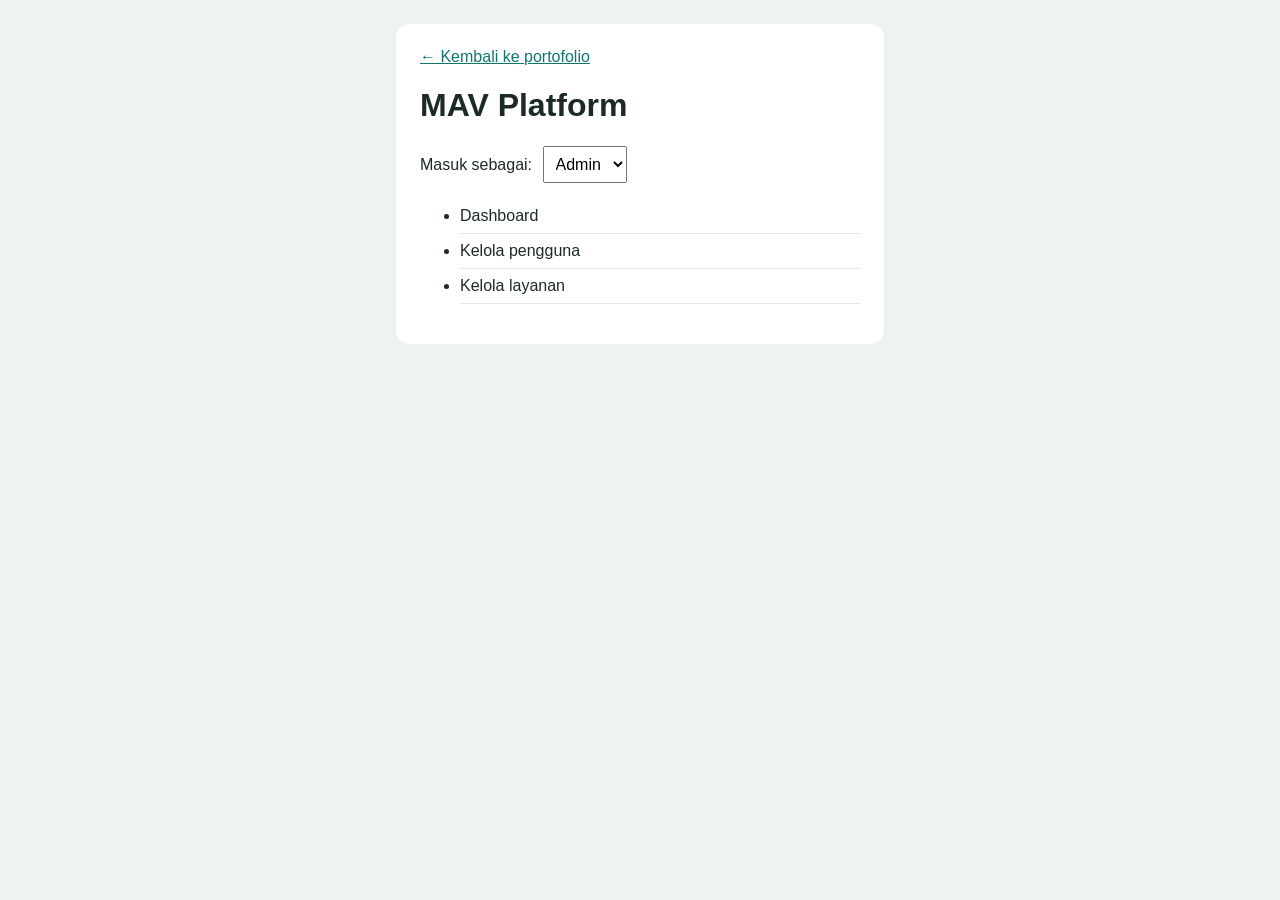
<file: mav-platform/index.html>
<!DOCTYPE html>
<html lang="id">
<head>
 <meta charset="UTF-8">
 <meta name="viewport" content="width=device-width, initial-scale=1">
 <title>MAV Platform</title>
 <link rel="stylesheet" href="style.css">
</head>
<body>
 <div class="kotak">
 <a href="../index.html">&larr; Kembali ke portofolio</a>
 <h1>MAV Platform</h1>
 <label>Masuk sebagai:
 <select id="peran">
 <option value="admin">Admin</option>
 <option value="staf">Staf</option>
 <option value="tamu">Tamu</option>
 </select>
 </label>
 <ul id="menu"></ul>
 </div>
 <script src="script.js"></script>
</body>
</html>
</file>
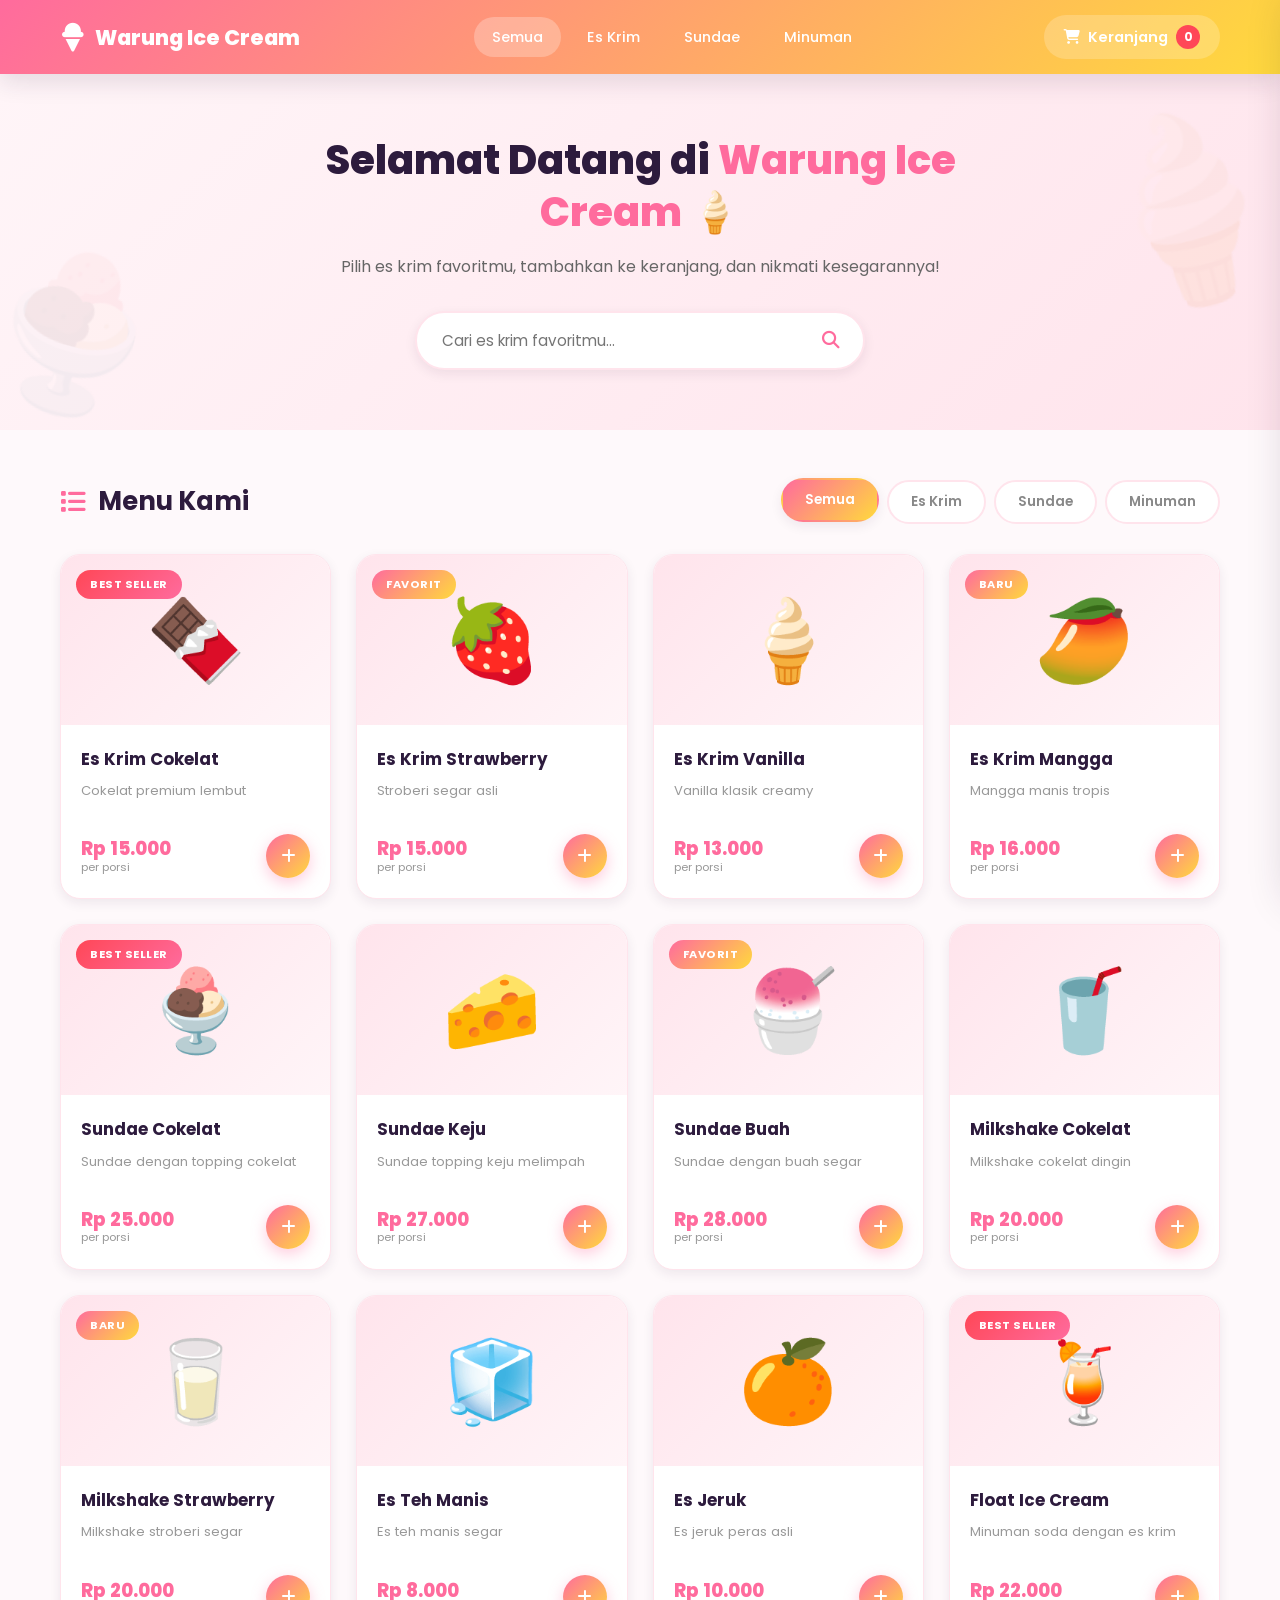
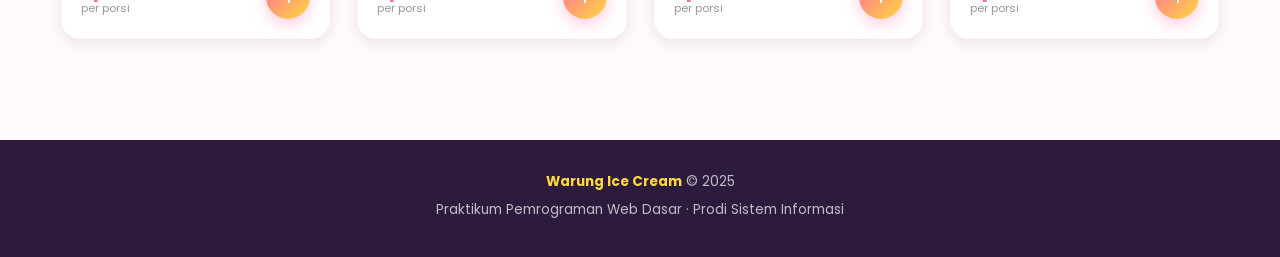
<file: Praktikum 10/index.html>
<!DOCTYPE html>
<html lang="id">
<head>
    <meta charset="UTF-8">
    <meta name="viewport" content="width=device-width, initial-scale=1.0">
    <title>Warung Ice Cream - Es Krim Segar Setiap Hari</title>

    <!-- jQuery CDN -->
    <script src="https://code.jquery.com/jquery-3.7.1.min.js"
        integrity="sha256-/JqT3SQfawRcv/BIHPThkBvs0OEvtFFmqPF/lYI/Cxo="
        crossorigin="anonymous"></script>

    <!-- Font Awesome untuk ikon -->
    <link rel="stylesheet"
        href="https://cdnjs.cloudflare.com/ajax/libs/font-awesome/6.4.0/css/all.min.css">

    <!-- Google Fonts -->
    <link
        href="https://fonts.googleapis.com/css2?family=Poppins:wght@300;400;500;600;700;800&display=swap"
        rel="stylesheet">

    <style>
        /* ============================================================
           RESET & VARIABEL GLOBAL
           ============================================================ */
        *{
           margin: 0;
           padding: 0;
           box-sizing: border-box;
        }

        :root {
           --primary: #ff6b9d;
           --primary-dark: #e84a7f;
           --secondary: #ffd93d;
           --accent: #6bcbff;
           --dark: #2d1b3d;
           --light: #fff5f8;
           --gradient: linear-gradient(135deg, #ff6b9d 0%, #ffd93d 100%);
           --shadow-sm: 0 4px 12px rgba(45, 27, 61, 0.08);
           --shadow-md: 0 8px 25px rgba(45, 27, 61, 0.12);
           --shadow-lg: 0 15px 40px rgba(255, 107, 157, 0.25);
           --radius: 20px;
        }

        body {
           font-family: 'Poppins', sans-serif;
           background: #fef9fb;
           color: var(--dark);
           line-height: 1.7;
           overflow-x: hidden;
        }

        /* ============================================================
           NAVBAR
           ============================================================ */
        .navbar {
           background: var(--gradient);
           padding: 15px 0;
           position: sticky;
           top: 0;
           z-index: 100;
           box-shadow: var(--shadow-md);
        }

        .nav-container {
          max-width: 1200px;
          margin: 0 auto;
          padding: 0 20px;
          display: flex;
          justify-content: space-between;
          align-items: center;
          gap: 20px;
        }

        .logo {
           display: flex;
           align-items: center;
           gap: 10px;
           color: white;
           font-size: 1.3rem;
           font-weight: 800;
           flex-shrink: 0;
        }

        .logo i {
           font-size: 1.8rem;
           animation: swing 2s ease-in-out infinite;
        }

        @keyframes swing {
          0%, 100% { transform: rotate(-10deg); }
          50% { transform: rotate(10deg); }
        }

        .nav-menu {
          display: flex;
          gap: 8px;
          flex-wrap: wrap;
        }

        .nav-link {
          color: white;
          text-decoration: none;
          padding: 8px 18px;
          border-radius: 50px;
          font-size: 0.9rem;
          font-weight: 500;
          cursor: pointer;
          transition: 0.3s;
        }

        .nav-link:hover,
        .nav-link.active {
          background: rgba(255, 255, 255, 0.25);
        }

        .cart-btn {
           background: rgba(255, 255, 255, 0.2);
           padding: 10px 20px;
           border-radius: 50px;
           color: white;
           font-weight: 600;
           font-size: 0.9rem;
           cursor: pointer;
           display: flex;
           align-items: center;
           gap: 8px;
           transition: 0.3s;
           flex-shrink: 0;
        }

        .cart-btn:hover {
           background: rgba(255, 255, 255, 0.35);
           transform: translateY(-2px);
        }

        .cart-badge {
           background: #ff4757;
           color: white;
           width: 24px;
           height: 24px;
           border-radius: 50%;
           display: flex;
           align-items: center;
           justify-content: center;
           font-size: 0.75rem;
           font-weight: 700;
           transition: 0.2s;
        }

        .hamburger {
          display: none;
          color: white;
          font-size: 1.5rem;
          cursor: pointer;
          background: none;
          border: none;
        }

        /* ============================================================
           HERO SECTION
           ============================================================ */
        .hero {
           background: linear-gradient(135deg, #fff5f8, #ffe4ec);
           padding: 60px 20px;
           text-align: center;
           position: relative;
           overflow: hidden;
        }

        .hero::before {
          content: '🍦';
          position: absolute;
          font-size: 180px;
          opacity: 0.08;
          top: -20px;
          right: -20px;
          transform: rotate(-15deg);
        }

        .hero::after {
          content: '🍨';
          position: absolute;
          font-size: 150px;
          opacity: 0.08;
          bottom: -30px;
          left: -20px;
          transform: rotate(15deg);
        }

        .hero-content {
          max-width: 700px;
          margin: 0 auto;
          position: relative;
          z-index: 1;
        }

        .hero h1 {
          font-size: 2.5rem;
          color: var(--dark);
          margin-bottom: 15px;
          font-weight: 800;
          line-height: 1.3;
        }

        .hero h1 span {
          color: var(--primary);
        }

        .hero p {
          color: #666;
          font-size: 1rem;
          margin-bottom: 30px;
        }

        .search-box {
           max-width: 450px;
           margin: 0 auto;
           position: relative;
        }

        .search-box input {
           width: 100%;
           padding: 16px 55px 16px 25px;
           border: 2px solid #ffe4ec;
           border-radius: 50px;
           font-family: inherit;
           font-size: 0.95rem;
           outline: none;
           transition: 0.3s;
           background: white;
           box-shadow: var(--shadow-sm);
        }

        .search-box input:focus {
           border-color: var(--primary);
           box-shadow: 0 0 0 5px rgba(255, 107, 157, 0.15);
        }

        .search-box i {
           position: absolute;
           right: 25px;
           top: 50%;
           transform: translateY(-50%);
           color: var(--primary);
           font-size: 1.1rem;
        }

        /* ============================================================
           PRODUK SECTION
           ============================================================ */
        .produk-section {
           max-width: 1200px;
           margin: 0 auto;
           padding: 50px 20px;
        }

        .section-header {
           display: flex;
           justify-content: space-between;
           align-items: center;
           margin-bottom: 30px;
           flex-wrap: wrap;
           gap: 20px;
        }

        .section-header h2 {
           font-size: 1.6rem;
           color: var(--dark);
           display: flex;
           align-items: center;
           gap: 12px;
        }

        .section-header h2 i {
           color: var(--primary);
        }

        .filter-btns {
           display: flex;
           gap: 8px;
           flex-wrap: wrap;
        }

        .filter-btn {
           padding: 10px 22px;
           border: 2px solid #ffe4ec;
           background: white;
           border-radius: 50px;
           font-size: 0.85rem;
           font-weight: 600;
           color: #888;
           cursor: pointer;
           transition: 0.3s;
           font-family: inherit;
        }

        .filter-btn:hover,
        .filter-btn.active {
           background: var(--gradient);
           color: white;
           border-color: transparent;
           transform: translateY(-2px);
           box-shadow: var(--shadow-sm);
        }

        .produk-grid {
           display: grid;
           grid-template-columns: repeat(auto-fill, minmax(240px, 1fr));
           gap: 25px;
        }

        /* ============================================================
           KARTU PRODUK
           ============================================================ */
        .produk-card {
           background: white;
           border-radius: var(--radius);
           overflow: hidden;
           box-shadow: var(--shadow-sm);
           transition: all 0.4s cubic-bezier(0.4, 0, 0.2, 1);
           border: 1px solid #ffe4ec;
           position: relative;
           animation: fadeInUp 0.5s ease;
        }

        @keyframes fadeInUp {
           from { opacity: 0; transform: translateY(20px); }
           to { opacity: 1; transform: translateY(0); }
        }

        .produk-card:hover {
           transform: translateY(-8px);
           box-shadow: var(--shadow-lg);
           border-color: var(--primary);
        }

        .produk-img {
           height: 170px;
           background: linear-gradient(135deg, #ffe4ec, #fff5f8);
           display: flex;
           align-items: center;
           justify-content: center;
           font-size: 5rem;
           position: relative;
           overflow: hidden;
        }

        .produk-badge {
           position: absolute;
           top: 15px;
           left: 15px;
           background: var(--gradient);
           color: white;
           padding: 5px 14px;
           border-radius: 50px;
           font-size: 0.7rem;
           font-weight: 700;
           z-index: 2;
           text-transform: uppercase;
           letter-spacing: 0.5px;
        }

        .produk-badge.hot {
           background: linear-gradient(135deg, #ff4757, #ff6b9d);
        }

        .produk-info {
           padding: 20px;
        }

        .produk-info h3 {
           font-size: 1.05rem;
           color: var(--dark);
           margin-bottom: 8px;
           font-weight: 700;
        }

        .produk-info .desc {
           font-size: 0.82rem;
           color: #999;
           margin-bottom: 15px;
           line-height: 1.5;
           min-height: 38px;
        }

        .produk-footer {
           display: flex;
           justify-content: space-between;
           align-items: center;
        }

        .produk-price {
           font-size: 1.15rem;
           font-weight: 800;
           color: var(--primary);
           line-height: 1.2;
        }

        .produk-price small {
           font-size: 0.7rem;
           color: #999;
           font-weight: 400;
           display: block;
        }

        .btn-add-cart {
           background: var(--gradient);
           color: white;
           border: none;
           width: 44px;
           height: 44px;
           border-radius: 50%;
           cursor: pointer;
           font-size: 1rem;
           transition: 0.3s;
           display: flex;
           align-items: center;
           justify-content: center;
           box-shadow: 0 5px 15px rgba(255, 107, 157, 0.35);
        }

        .btn-add-cart:hover {
           transform: rotate(90deg) scale(1.1);
           box-shadow: 0 8px 20px rgba(255, 107, 157, 0.5);
        }

        .btn-add-cart:active {
           transform: scale(0.9);
        }

        /* ============================================================
           CART SIDEBAR
           ============================================================ */
        .cart-overlay {
           position: fixed;
           top: 0;
           left: 0;
           width: 100%;
           height: 100%;
           background: rgba(45, 27, 61, 0.5);
           backdrop-filter: blur(4px);
           z-index: 998;
           display: none;
        }

        .cart-sidebar {
           position: fixed;
           top: 0;
           right: -420px;
           width: 400px;
           max-width: 90vw;
           height: 100%;
           background: white;
           z-index: 999;
           box-shadow: -10px 0 40px rgba(45, 27, 61, 0.2);
           transition: right 0.4s cubic-bezier(0.4, 0, 0.2, 1);
           display: flex;
           flex-direction: column;
        }

        .cart-sidebar.open {
           right: 0;
        }

        .cart-header {
           background: var(--gradient);
           color: white;
           padding: 22px 25px;
           display: flex;
           justify-content: space-between;
           align-items: center;
        }

        .cart-header h3 {
           color: white;
           margin: 0;
           font-size: 1.1rem;
           display: flex;
           align-items: center;
           gap: 10px;
        }

        .cart-close {
           background: rgba(255, 255, 255, 0.25);
           border: none;
           color: white;
           width: 35px;
           height: 35px;
           border-radius: 50%;
           cursor: pointer;
           font-size: 1rem;
           transition: 0.3s;
        }

        .cart-close:hover {
           background: rgba(255, 255, 255, 0.4);
           transform: rotate(90deg);
        }

        .cart-items {
           flex: 1;
           overflow-y: auto;
           padding: 20px;
        }

        .cart-empty {
           text-align: center;
           padding: 50px 20px;
           color: #bbb;
        }

        .cart-empty i {
           font-size: 3.5rem;
           margin-bottom: 15px;
           color: #ffe4ec;
           display: block;
        }

        .cart-empty p {
           font-weight: 600;
           color: #999;
           margin-bottom: 5px;
        }

        .cart-empty small {
           font-size: 0.85rem;
        }

        .cart-item {
           display: flex;
           gap: 12px;
           padding: 14px;
           background: var(--light);
           border-radius: 14px;
           margin-bottom: 12px;
           align-items: center;
           animation: slideIn 0.3s ease;
        }

        @keyframes slideIn {
           from { opacity: 0; transform: translateX(20px); }
           to { opacity: 1; transform: translateX(0); }
        }

        .cart-item-icon {
           font-size: 2rem;
           width: 55px;
           height: 55px;
           background: white;
           border-radius: 12px;
           display: flex;
           align-items: center;
           justify-content: center;
           flex-shrink: 0;
           box-shadow: var(--shadow-sm);
        }

        .cart-item-info {
           flex: 1;
           min-width: 0;
        }

        .cart-item-info h5 {
           font-size: 0.88rem;
           color: var(--dark);
           margin-bottom: 4px;
           font-weight: 600;
           white-space: nowrap;
           overflow: hidden;
           text-overflow: ellipsis;
        }

        .cart-item-info .price {
           font-size: 0.85rem;
           color: var(--primary);
           font-weight: 700;
        }

        .qty-control {
           display: flex;
           align-items: center;
           gap: 6px;
           margin-top: 6px;
        }

        .qty-btn {
           width: 24px;
           height: 24px;
           border: none;
           background: white;
           border-radius: 6px;
           cursor: pointer;
           font-weight: 700;
           color: var(--primary);
           font-size: 0.8rem;
           display: flex;
           align-items: center;
           justify-content: center;
           transition: 0.2s;
           box-shadow: 0 2px 4px rgba(0,0,0,0.05);
        }

        .qty-btn:hover {
           background: var(--primary);
           color: white;
        }

        .qty-value {
           font-size: 0.85rem;
           font-weight: 700;
           min-width: 22px;
           text-align: center;
        }

        .cart-item-remove {
           background: none;
           border: none;
           color: #ff4757;
           cursor: pointer;
           font-size: 0.95rem;
           padding: 6px;
           transition: 0.2s;
           border-radius: 6px;
        }

        .cart-item-remove:hover {
           background: #ffe5e5;
           transform: scale(1.1);
        }

        .cart-footer {
           padding: 20px 25px;
           background: var(--light);
           border-top: 2px dashed #ffe4ec;
        }

        .cart-total {
           display: flex;
           justify-content: space-between;
           align-items: center;
           margin-bottom: 15px;
        }

        .cart-total span:first-child {
           color: #888;
           font-size: 0.9rem;
        }

        .cart-total .total-price {
           font-size: 1.4rem;
           font-weight: 800;
           color: var(--primary);
        }

        .btn-checkout {
           width: 100%;
           padding: 15px;
           background: var(--gradient);
           color: white;
           border: none;
           border-radius: 50px;
           font-family: inherit;
           font-weight: 700;
           font-size: 0.95rem;
           cursor: pointer;
           display: flex;
           align-items: center;
           justify-content: center;
           gap: 10px;
           transition: 0.3s;
           box-shadow: 0 8px 20px rgba(255, 107, 157, 0.3);
        }

        .btn-checkout:hover {
           transform: translateY(-2px);
           box-shadow: 0 12px 25px rgba(255, 107, 157, 0.45);
        }

        .btn-checkout:disabled {
           opacity: 0.7;
           cursor: not-allowed;
        }

        /* ============================================================
           TOAST NOTIFICATION
           ============================================================ */
        .toast {
           position: fixed;
           bottom: 30px;
           left: 50%;
           transform: translateX(-50%) translateY(100px);
           background: var(--dark);
           color: white;
           padding: 14px 28px;
           border-radius: 50px;
           font-size: 0.9rem;
           font-weight: 500;
           z-index: 1000;
           opacity: 0;
           transition: all 0.4s cubic-bezier(0.4, 0, 0.2, 1);
           display: flex;
           align-items: center;
           gap: 10px;
           box-shadow: 0 15px 30px rgba(0, 0, 0, 0.25);
           pointer-events: none;
           max-width: 90vw;
        }

        .toast.show {
           transform: translateX(-50%) translateY(0);
           opacity: 1;
        }

        .toast i {
           color: var(--secondary);
        }

        /* ============================================================
           FOOTER
           ============================================================ */
        .footer {
           background: var(--dark);
           color: white;
           text-align: center;
           padding: 30px 20px;
           margin-top: 50px;
        }

        .footer p {
           font-size: 0.85rem;
           color: rgba(255,255,255,0.7);
           margin-bottom: 5px;
        }

        .footer strong {
           color: var(--secondary);
        }

        /* ============================================================
           RESPONSIVE DESIGN
           ============================================================ */
        /* Tablet */
        @media (max-width: 992px) {
           .nav-container {
              flex-wrap: wrap;
           }

           .nav-menu {
              order: 3;
              width: 100%;
              justify-content: center;
              margin-top: 10px;
           }
        }

        /* Mobile */
        @media (max-width: 768px) {
           .hamburger {
              display: block;
           }

           .nav-menu {
              display: none;
              position: absolute;
              top: 100%;
              left: 0;
              right: 0;
              background: var(--primary-dark);
              flex-direction: column;
              padding: 15px;
              gap: 5px;
              box-shadow: var(--shadow-md);
           }

           .nav-menu.show {
              display: flex;
           }

           .nav-link {
              width: 100%;
              text-align: center;
              padding: 12px;
           }

           .cart-text {
              display: none;
           }

           .hero {
              padding: 40px 20px;
           }

           .hero h1 {
              font-size: 1.7rem;
           }

           .hero p {
              font-size: 0.9rem;
           }

           .section-header {
              flex-direction: column;
              align-items: flex-start;
           }

           .section-header h2 {
              font-size: 1.3rem;
           }

           .filter-btns {
              width: 100%;
              justify-content: center;
           }

           .produk-grid {
              grid-template-columns: repeat(auto-fill, minmax(160px, 1fr));
              gap: 15px;
           }

           .produk-img {
              height: 130px;
              font-size: 3.5rem;
           }

           .produk-info {
              padding: 15px;
           }

           .produk-info h3 {
              font-size: 0.95rem;
           }

           .produk-price {
              font-size: 1rem;
           }

           .btn-add-cart {
              width: 38px;
              height: 38px;
              font-size: 0.9rem;
           }

           .cart-sidebar {
              width: 100%;
              max-width: 100%;
           }

           .toast {
              font-size: 0.82rem;
              padding: 12px 20px;
           }
        }

        /* Mobile Kecil */
        @media (max-width: 480px) {
           .produk-grid {
              grid-template-columns: repeat(2, 1fr);
              gap: 12px;
           }

           .produk-img {
              height: 110px;
              font-size: 3rem;
           }

           .produk-info {
              padding: 12px;
           }

           .produk-info h3 {
              font-size: 0.85rem;
           }

           .produk-info .desc {
              font-size: 0.75rem;
              min-height: 32px;
           }

           .produk-price {
              font-size: 0.9rem;
           }

           .filter-btn {
              padding: 8px 16px;
              font-size: 0.78rem;
           }
        }

        /* ============================================================
           TAMBAHAN LATIHAN 3: MODAL FORM DATA PEMBELI
           ============================================================ */
        .buyer-overlay {
           position: fixed;
           top: 0;
           left: 0;
           width: 100%;
           height: 100%;
           background: rgba(45, 27, 61, 0.5);
           backdrop-filter: blur(4px);
           z-index: 1001;
           display: none;
           align-items: center;
           justify-content: center;
           padding: 20px;
        }

        .buyer-modal {
           width: 100%;
           max-width: 450px;
           background: white;
           border-radius: var(--radius);
           box-shadow: var(--shadow-lg);
           overflow: hidden;
        }

        .buyer-header {
           background: var(--gradient);
           color: white;
           padding: 20px 25px;
           display: flex;
           justify-content: space-between;
           align-items: center;
        }

        .buyer-header h3 {
           margin: 0;
           font-size: 1.1rem;
        }

        .buyer-close {
           background: rgba(255,255,255,0.25);
           border: none;
           color: white;
           width: 35px;
           height: 35px;
           border-radius: 50%;
           cursor: pointer;
        }

        .buyer-form {
           padding: 25px;
        }

        .buyer-form label {
           display: block;
           font-size: 0.85rem;
           font-weight: 600;
           margin-bottom: 6px;
           color: var(--dark);
        }

        .buyer-form input,
        .buyer-form textarea {
           width: 100%;
           padding: 12px 14px;
           border: 2px solid #ffe4ec;
           border-radius: 12px;
           font-family: inherit;
           font-size: 0.9rem;
           outline: none;
           margin-bottom: 15px;
        }

        .buyer-form textarea {
           resize: vertical;
           min-height: 90px;
        }

        .buyer-form input:focus,
        .buyer-form textarea:focus {
           border-color: var(--primary);
        }

        .buyer-error {
           color: #ff4757;
           font-size: 0.75rem;
           margin-top: -10px;
           margin-bottom: 10px;
           display: none;
        }

        .buyer-submit {
           width: 100%;
           padding: 14px;
           background: var(--gradient);
           color: white;
           border: none;
           border-radius: 50px;
           font-family: inherit;
           font-weight: 700;
           cursor: pointer;
        }
    </style>
</head>
<body>
    <!-- ========== NAVBAR ========== -->
    <nav class="navbar">
        <div class="nav-container">
            <div class="logo">
                <i class="fas fa-ice-cream"></i>
                <span>Warung Ice Cream</span>
            </div>
            <div class="nav-menu" id="navMenu">
                <a class="nav-link active" data-filter="all">Semua</a>
                <a class="nav-link" data-filter="es-krim">Es Krim</a>
                <a class="nav-link" data-filter="sundae">Sundae</a>
                <a class="nav-link" data-filter="minuman">Minuman</a>
            </div>
            <div class="cart-btn" id="cartBtn">
                <i class="fas fa-shopping-cart"></i>
                <span class="cart-text">Keranjang</span>
                <span class="cart-badge" id="cartBadge">0</span>
            </div>
            <div class="hamburger" id="hamburger">
                <i class="fas fa-bars"></i>
            </div>
        </div>
    </nav>

    <!-- ========== HERO SECTION ========== -->
    <section class="hero">
        <div class="hero-content">
            <h1>Selamat Datang di <span>Warung Ice Cream</span> 🍦</h1>
            <p>Pilih es krim favoritmu, tambahkan ke keranjang, dan nikmati kesegarannya!</p>
            <div class="search-box">
                <input type="text" id="searchProduk" placeholder="Cari es krim favoritmu...">
                <i class="fas fa-search"></i>
            </div>
        </div>
    </section>

    <!-- ========== PRODUK SECTION ========== -->
    <section class="produk-section">
        <div class="section-header">
            <h2><i class="fas fa-list"></i> Menu Kami</h2>
            <div class="filter-btns">
                <button class="filter-btn active" data-cat="all">Semua</button>
                <button class="filter-btn" data-cat="es-krim">Es Krim</button>
                <button class="filter-btn" data-cat="sundae">Sundae</button>
                <button class="filter-btn" data-cat="minuman">Minuman</button>
            </div>
        </div>
        <div class="produk-grid" id="produkGrid"></div>
    </section>

    <!-- ========== CART SIDEBAR ========== -->
    <div class="cart-overlay" id="cartOverlay"></div>
    <aside class="cart-sidebar" id="cartSidebar">
        <div class="cart-header">
            <h3><i class="fas fa-shopping-bag"></i> Keranjang Belanja</h3>
            <button class="cart-close" id="cartClose">
                <i class="fas fa-times"></i>
            </button>
        </div>
        <div class="cart-items" id="cartItems"></div>
        <div class="cart-footer">
            <div class="cart-total">
                <span>Total:</span>
                <span class="total-price" id="cartTotal">Rp 0</span>
            </div>
            <button class="btn-checkout" id="btnCheckout">
                <i class="fas fa-check-circle"></i> Checkout Sekarang
            </button>
        </div>
    </aside>

    <!-- ========== TOAST NOTIFICATION ========== -->
    <div class="toast" id="toast">
        <i class="fas fa-check-circle"></i>
        <span id="toastMsg">Produk ditambahkan!</span>
    </div>

    <!-- ========== FOOTER ========== -->
    <footer class="footer">
        <p><strong>Warung Ice Cream</strong> © 2025</p>
        <p>Praktikum Pemrograman Web Dasar · Prodi Sistem Informasi</p>
    </footer>

    <!-- ============================================================
         TAMBAHAN LATIHAN 3: FORM DATA PEMBELI
         ============================================================ -->
    <div class="buyer-overlay" id="buyerOverlay">
        <div class="buyer-modal">
            <div class="buyer-header">
                <h3><i class="fas fa-user"></i> Data Pembeli</h3>
                <button class="buyer-close" id="buyerClose">
                    <i class="fas fa-times"></i>
                </button>
            </div>

            <form class="buyer-form" id="buyerForm">
                <label for="namaPembeli">Nama</label>
                <input type="text" id="namaPembeli" placeholder="Masukkan nama">
                <div class="buyer-error" id="namaError">Nama wajib diisi.</div>

                <label for="alamatPembeli">Alamat</label>
                <textarea id="alamatPembeli" placeholder="Masukkan alamat"></textarea>
                <div class="buyer-error" id="alamatError">Alamat wajib diisi.</div>

                <label for="noHpPembeli">No HP</label>
                <input type="text" id="noHpPembeli" placeholder="Masukkan nomor HP">
                <div class="buyer-error" id="noHpError">No HP wajib diisi dan hanya boleh berisi angka.</div>

                <button type="submit" class="buyer-submit">
                    <i class="fas fa-check-circle"></i> Lanjutkan Checkout
                </button>
            </form>
        </div>
    </div>

    <script>
        /* ============================================================
           WARUNG ICE CREAM - JQUERY SCRIPT
           Praktikum Pemrograman Web Dasar
           ============================================================ */
        $(document).ready(function() {
            /* =====================================================
               1. DATA PRODUK
               ===================================================== */
            const produkData = [
                { id: 1, nama: 'Es Krim Cokelat', harga: 15000, kategori: 'es-krim', icon: '🍫',
                  desc: 'Cokelat premium lembut', badge: 'Best Seller', badgeType: 'hot' },
                { id: 2, nama: 'Es Krim Strawberry', harga: 15000, kategori: 'es-krim', icon: '🍓',
                  desc: 'Stroberi segar asli', badge: 'Favorit', badgeType: '' },
                { id: 3, nama: 'Es Krim Vanilla', harga: 13000, kategori: 'es-krim', icon: '🍦',
                  desc: 'Vanilla klasik creamy', badge: '', badgeType: '' },
                { id: 4, nama: 'Es Krim Mangga', harga: 16000, kategori: 'es-krim', icon: '🥭',
                  desc: 'Mangga manis tropis', badge: 'Baru', badgeType: '' },
                { id: 5, nama: 'Sundae Cokelat', harga: 25000, kategori: 'sundae', icon: '🍨',
                  desc: 'Sundae dengan topping cokelat', badge: 'Best Seller', badgeType: 'hot' },
                { id: 6, nama: 'Sundae Keju', harga: 27000, kategori: 'sundae', icon: '🧀',
                  desc: 'Sundae topping keju melimpah', badge: '', badgeType: '' },
                { id: 7, nama: 'Sundae Buah', harga: 28000, kategori: 'sundae', icon: '🍧',
                  desc: 'Sundae dengan buah segar', badge: 'Favorit', badgeType: '' },
                { id: 8, nama: 'Milkshake Cokelat', harga: 20000, kategori: 'minuman', icon: '🥤',
                  desc: 'Milkshake cokelat dingin', badge: '', badgeType: '' },
                { id: 9, nama: 'Milkshake Strawberry', harga: 20000, kategori: 'minuman', icon: '🥛',
                  desc: 'Milkshake stroberi segar', badge: 'Baru', badgeType: '' },
                { id: 10, nama: 'Es Teh Manis', harga: 8000, kategori: 'minuman', icon: '🧊',
                  desc: 'Es teh manis segar', badge: '', badgeType: '' },
                { id: 11, nama: 'Es Jeruk', harga: 10000, kategori: 'minuman', icon: '🍊',
                  desc: 'Es jeruk peras asli', badge: '', badgeType: '' },
                { id: 12, nama: 'Float Ice Cream', harga: 22000, kategori: 'minuman', icon: '🍹',
                  desc: 'Minuman soda dengan es krim', badge: 'Best Seller', badgeType: 'hot' }
            ];

            /* =====================================================
               2. STATE (Variabel Global)
               ===================================================== */
            let cart = [];
            let currentFilter = 'all';
            let searchKeyword = '';

            /* =====================================================
               3. FUNGSI RENDER PRODUK
               ===================================================== */
            function renderProduk() {
                const $grid = $('#produkGrid');
                $grid.empty();

                const filtered = produkData.filter(function(p) {
                    const matchKategori = currentFilter === 'all' || p.kategori === currentFilter;
                    const matchSearch =
                        p.nama.toLowerCase().includes(searchKeyword.toLowerCase()) ||
                        p.desc.toLowerCase().includes(searchKeyword.toLowerCase());
                    return matchKategori && matchSearch;
                });

                if (filtered.length === 0) {
                    $grid.html(`
                        <div style="grid-column: 1/-1; text-align: center; padding: 60px 20px; color: #bbb;">
                            <i class="fas fa-search" style="font-size: 3.5rem; color: #ffe4ec; margin-bottom: 20px; display: block;"></i>
                            <h3 style="color: #999; font-weight: 600; margin-bottom: 8px;">Produk tidak ditemukan</h3>
                            <p style="font-size: 0.9rem;">Coba kata kunci atau kategori lain</p>
                        </div>
                    `);
                    return;
                }

                filtered.forEach(function(p) {
                    const badgeHtml = p.badge
                        ? `<div class="produk-badge ${p.badgeType}">${p.badge}</div>`
                        : '';

                    const card = `
                        <div class="produk-card" data-id="${p.id}" data-kategori="${p.kategori}">
                            ${badgeHtml}
                            <div class="produk-img">${p.icon}</div>
                            <div class="produk-info">
                                <h3>${p.nama}</h3>
                                <p class="desc">${p.desc}</p>
                                <div class="produk-footer">
                                    <div class="produk-price">
                                        Rp ${p.harga.toLocaleString('id-ID')}
                                        <small>per porsi</small>
                                    </div>
                                    <button class="btn-add-cart" data-id="${p.id}" title="Tambah ke keranjang">
                                        <i class="fas fa-plus"></i>
                                    </button>
                                </div>
                            </div>
                        </div>
                    `;
                    $grid.append(card);
                });
            }

            /* =====================================================
               4. EVENT: FILTER NAVBAR
               ===================================================== */
            $('.nav-link').click(function() {
                $('.nav-link').removeClass('active');
                $(this).addClass('active');
                currentFilter = $(this).data('filter');
                $('.filter-btn').removeClass('active');
                $(`.filter-btn[data-cat="${currentFilter}"]`).addClass('active');
                renderProduk();
            });

            /* =====================================================
               5. EVENT: FILTER BUTTON
               ===================================================== */
            $('.filter-btn').click(function() {
                $('.filter-btn').removeClass('active');
                $(this).addClass('active');
                currentFilter = $(this).data('cat');
                $('.nav-link').removeClass('active');
                $(`.nav-link[data-filter="${currentFilter}"]`).addClass('active');
                renderProduk();
            });

            /* =====================================================
               6. EVENT: PENCARIAN REAL-TIME
               ===================================================== */
            $('#searchProduk').on('input', function() {
                searchKeyword = $(this).val();
                renderProduk();
            });

            /* =====================================================
               7. EVENT: TAMBAH KE KERANJANG
               ===================================================== */
            $(document).on('click', '.btn-add-cart', function(e) {
                e.stopPropagation();
                const id = $(this).data('id');
                const produk = produkData.find(p => p.id === id);
                if (!produk) return;

                const existing = cart.find(item => item.id === id);
                if (existing) {
                    existing.qty += 1;
                } else {
                    cart.push({
                        id: produk.id,
                        nama: produk.nama,
                        harga: produk.harga,
                        icon: produk.icon,
                        qty: 1
                    });
                }

                updateCartUI();
                showToast(`${produk.icon} ${produk.nama} ditambahkan!`);

                $(this).css('transform', 'rotate(90deg) scale(1.3)');
                setTimeout(() => $(this).css('transform', ''), 300);

                $('#cartBadge').css('transform', 'scale(1.4)');
                setTimeout(() => $('#cartBadge').css('transform', 'scale(1)'), 200);
            });

            /* =====================================================
               8. FUNGSI UPDATE UI KERANJANG
               ===================================================== */
            function updateCartUI() {
                const $cartItems = $('#cartItems');
                const totalQty = cart.reduce((sum, item) => sum + item.qty, 0);

                // =================================================
                // TAMBAHAN LATIHAN 1: DISKON 10% JIKA TOTAL > Rp100.000
                // =================================================
                let totalHarga = cart.reduce((sum, item) => sum + (item.harga * item.qty), 0);

                if (totalHarga > 100000) {
                    const diskon = totalHarga * 0.1;
                    totalHarga -= diskon;

                    $('#cartTotal').html(`
                        <small style="text-decoration:line-through;color:#999;display:block;">
                            Rp ${(totalHarga + diskon).toLocaleString('id-ID')}
                        </small>
                        Rp ${totalHarga.toLocaleString('id-ID')}
                    `);
                } else {
                    $('#cartTotal').text('Rp ' + totalHarga.toLocaleString('id-ID'));
                }

                $('#cartBadge').text(totalQty);

                if (cart.length === 0) {
                    $cartItems.html(`
                        <div class="cart-empty">
                            <i class="fas fa-shopping-cart"></i>
                            <p>Keranjang masih kosong</p>
                            <small>Yuk pilih es krim dulu!</small>
                        </div>
                    `);
                    return;
                }

                let html = '';
                cart.forEach(function(item) {
                    html += `
                        <div class="cart-item" data-id="${item.id}">
                            <div class="cart-item-icon">${item.icon}</div>
                            <div class="cart-item-info">
                                <h5>${item.nama}</h5>
                                <div class="price">Rp ${(item.harga * item.qty).toLocaleString('id-ID')}</div>
                                <div class="qty-control">
                                    <button class="qty-btn" data-action="minus" data-id="${item.id}">−</button>
                                    <span class="qty-value">${item.qty}</span>
                                    <button class="qty-btn" data-action="plus" data-id="${item.id}">+</button>
                                </div>
                            </div>
                            <button class="cart-item-remove" data-id="${item.id}" title="Hapus">
                                <i class="fas fa-trash"></i>
                            </button>
                        </div>
                    `;
                });

                $cartItems.html(html);
            }

            /* =====================================================
               9. EVENT: KONTROL QTY (Plus/Minus)
               ===================================================== */
            $(document).on('click', '.qty-btn', function() {
                const action = $(this).data('action');
                const id = $(this).data('id');
                const item = cart.find(i => i.id === id);
                if (!item) return;

                if (action === 'plus') {
                    item.qty += 1;
                } else if (action === 'minus') {
                    item.qty -= 1;
                    if (item.qty <= 0) {
                        cart = cart.filter(i => i.id !== id);
                    }
                }

                updateCartUI();
            });

            /* =====================================================
               10. EVENT: HAPUS ITEM DARI KERANJANG
               ===================================================== */
            $(document).on('click', '.cart-item-remove', function() {
                const id = $(this).data('id');
                const item = cart.find(i => i.id === id);

                if (item) {
                    showToast(`${item.icon} ${item.nama} dihapus dari keranjang`);
                }

                cart = cart.filter(i => i.id !== id);
                updateCartUI();
            });

            /* =====================================================
               11. EVENT: BUKA/TUTUP KERANJANG
               ===================================================== */
            $('#cartBtn').click(function() {
                $('#cartSidebar').addClass('open');
                $('#cartOverlay').fadeIn(300);
            });

            $('#cartClose, #cartOverlay').click(function() {
                $('#cartSidebar').removeClass('open');
                $('#cartOverlay').fadeOut(300);
            });

            /* =====================================================
               TAMBAHAN LATIHAN 2: SIMPAN RIWAYAT KE LOCALSTORAGE
               ===================================================== */
            function simpanRiwayat(total, qty) {
                const riwayat = JSON.parse(localStorage.getItem('riwayat')) || [];
                riwayat.push({ tanggal: new Date().toISOString(), total, qty });
                localStorage.setItem('riwayat', JSON.stringify(riwayat));
            }

            /* =====================================================
               12. EVENT: CHECKOUT
               ===================================================== */
            $('#btnCheckout').click(function() {
                if (cart.length === 0) {
                    showToast('❌ Keranjang masih kosong!');
                    return;
                }

                // Latihan 3: sebelum checkout tampilkan form data pembeli
                $('#buyerOverlay').css('display', 'flex');
            });

            /* =====================================================
               TAMBAHAN LATIHAN 3: VALIDASI FORM DATA PEMBELI
               ===================================================== */
            $('#buyerClose').click(function() {
                $('#buyerOverlay').fadeOut(200);
            });

            $('#buyerOverlay').click(function(e) {
                if (e.target === this) {
                    $('#buyerOverlay').fadeOut(200);
                }
            });

            $('#buyerForm').submit(function(e) {
                e.preventDefault();

                const nama = $('#namaPembeli').val().trim();
                const alamat = $('#alamatPembeli').val().trim();
                const noHp = $('#noHpPembeli').val().trim();

                $('.buyer-error').hide();

                let valid = true;

                if (nama === '') {
                    $('#namaError').show();
                    valid = false;
                }

                if (alamat === '') {
                    $('#alamatError').show();
                    valid = false;
                }

                if (noHp === '' || !/^[0-9]+$/.test(noHp)) {
                    $('#noHpError').show();
                    valid = false;
                }

                if (!valid) {
                    return;
                }

                const totalAsli = cart.reduce((sum, item) => sum + (item.harga * item.qty), 0);
                const totalQty = cart.reduce((sum, item) => sum + item.qty, 0);

                let total = totalAsli;

                if (total > 100000) {
                    total -= total * 0.1;
                }

                const $btn = $('#buyerForm button[type="submit"]');
                $btn.html('<i class="fas fa-spinner fa-spin"></i> Memproses...').prop('disabled', true);

                setTimeout(function() {
                    // Simpan riwayat setelah checkout berhasil
                    simpanRiwayat(total, totalQty);

                    $btn.html('<i class="fas fa-check-circle"></i> Lanjutkan Checkout').prop('disabled', false);

                    cart = [];
                    updateCartUI();

                    $('#buyerForm')[0].reset();
                    $('#buyerOverlay').fadeOut(200);
                    $('#cartSidebar').removeClass('open');
                    $('#cartOverlay').fadeOut(300);

                    showToast(`✅ Checkout berhasil! ${totalQty} item · Rp ${total.toLocaleString('id-ID')}`);
                }, 1500);
            });

            /* =====================================================
               13. FUNGSI TOAST NOTIFICATION
               ===================================================== */
            let toastTimer;

            function showToast(message) {
                clearTimeout(toastTimer);
                $('#toastMsg').text(message);
                $('#toast').addClass('show');

                toastTimer = setTimeout(function() {
                    $('#toast').removeClass('show');
                }, 2500);
            }

            /* =====================================================
               14. EVENT: HAMBURGER MENU (Mobile)
               ===================================================== */
            $('#hamburger').click(function() {
                $('#navMenu').toggleClass('show');
                const icon = $(this).find('i');

                if ($('#navMenu').hasClass('show')) {
                    icon.removeClass('fa-bars').addClass('fa-times');
                } else {
                    icon.removeClass('fa-times').addClass('fa-bars');
                }
            });

            $('.nav-link').click(function() {
                if (window.innerWidth <= 768) {
                    $('#navMenu').removeClass('show');
                    $('#hamburger').find('i').removeClass('fa-times').addClass('fa-bars');
                }
            });

            /* =====================================================
               15. INISIALISASI APLIKASI
               ===================================================== */
            renderProduk();
            updateCartUI();

            console.log('%c🍦 Warung Ice Cream - Siap!',
                'color:#ff6b9d;font-size:16px;font-weight:bold;');
            console.log('%cTotal produk: ' + produkData.length,
                'color:#2d1b3d;font-size:12px;');
        });
    </script>
</body>
</html>
</file>
<file: mav-platform/style.css>
body { font-family: Arial, sans-serif; background: #eef3f1; margin: 0; padding:
24px; color: #1c2b27; }
.kotak { max-width: 440px; margin: 0 auto; background: #fff; padding: 24px;
border-radius: 14px; }
a { color: #0f766e; }
select { padding: 8px; font-size: 1rem; margin-left: 6px; }
li { padding: 8px 0; border-bottom: 1px solid #e3ebe8; }
</file>
